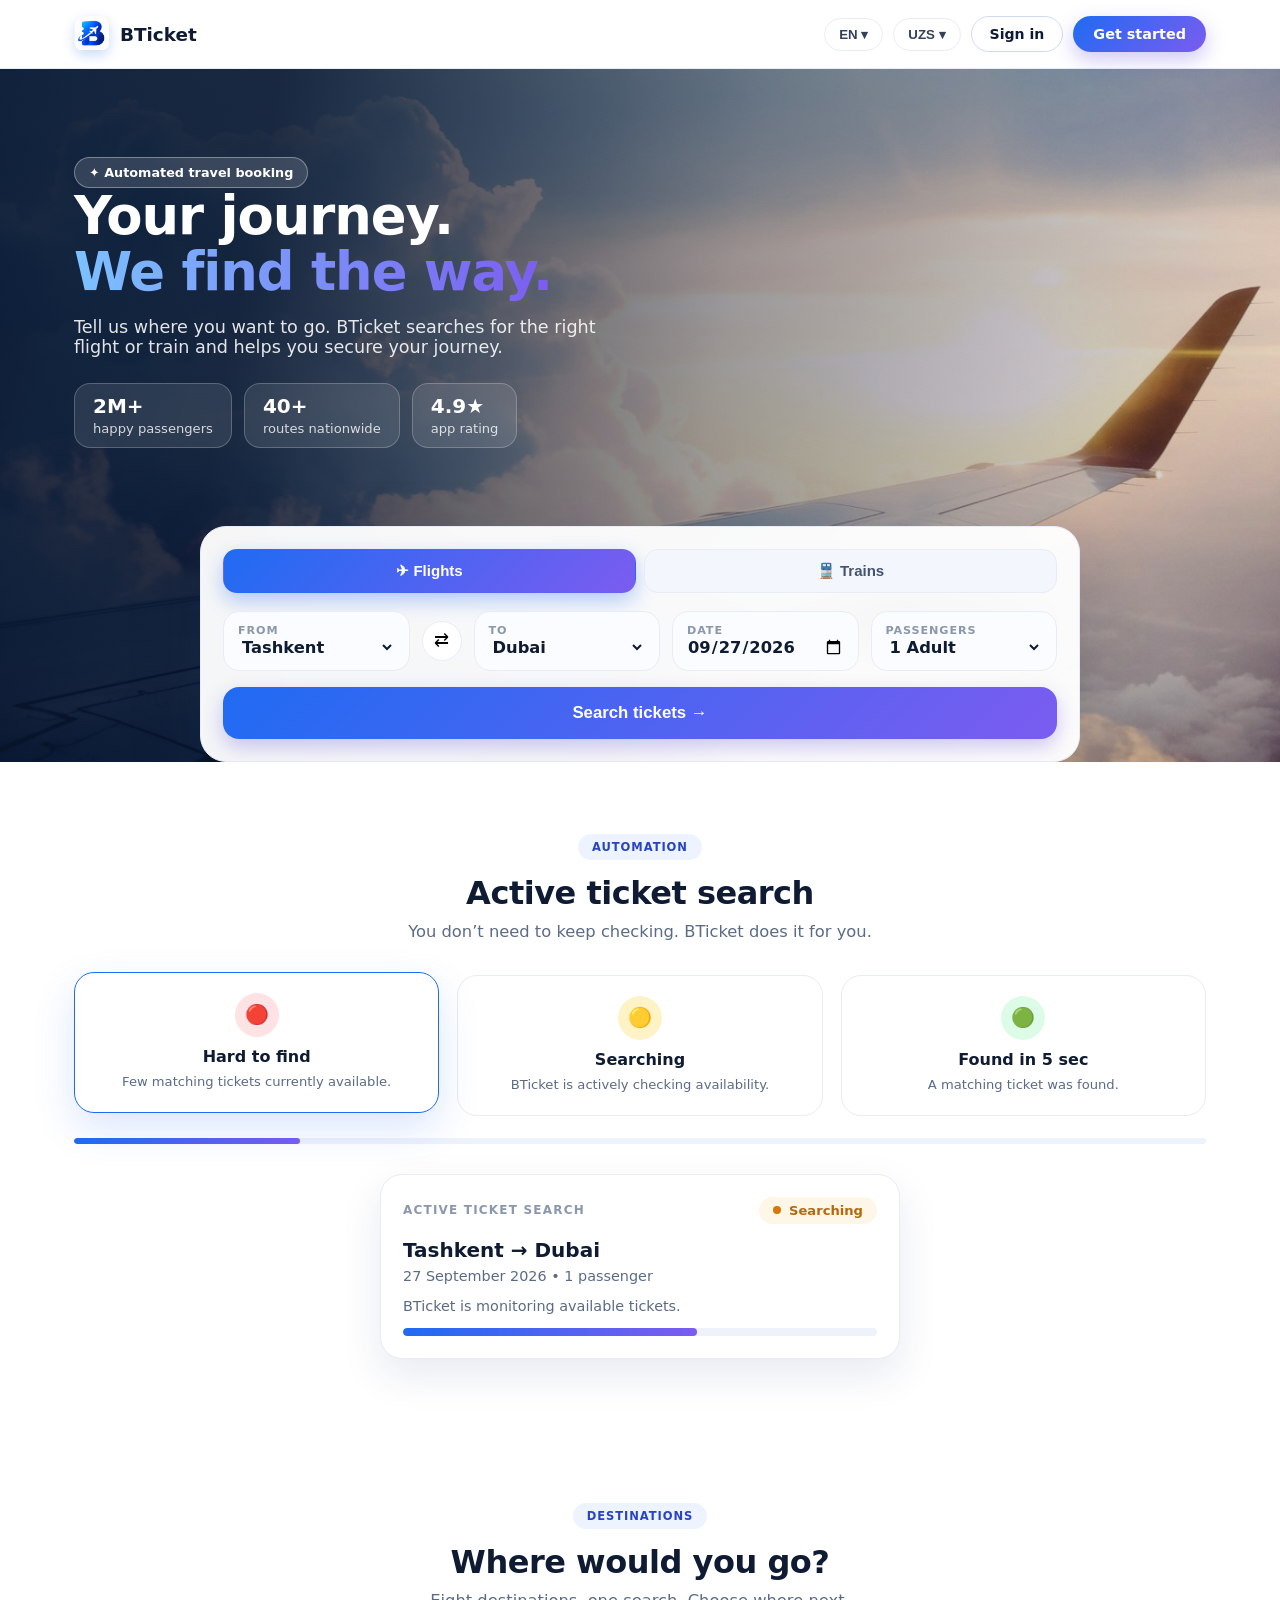
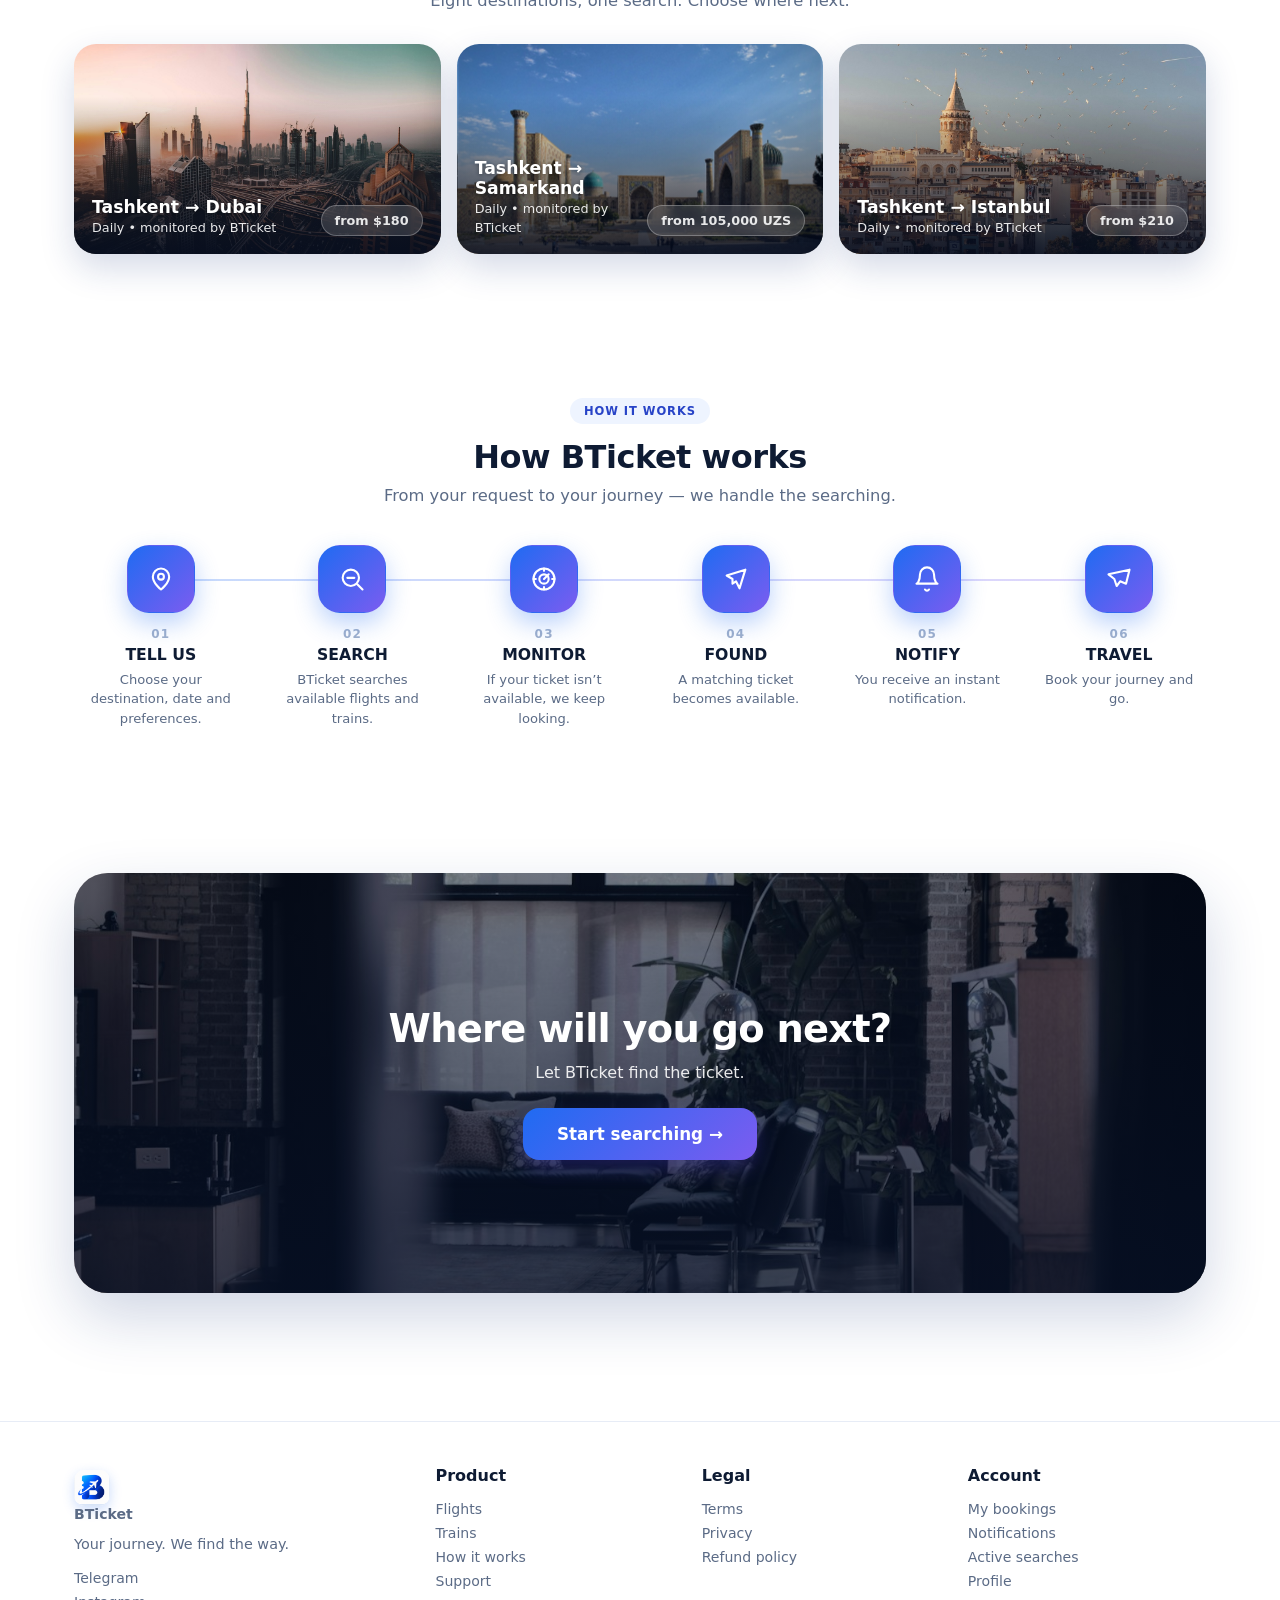
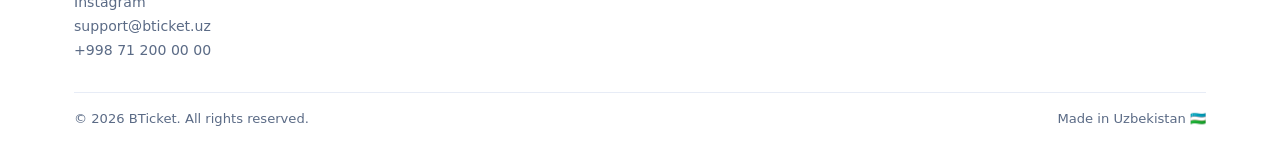
<file: index.html>
<!DOCTYPE html>
<html lang="en">
<head>
<meta charset="UTF-8" />
<meta name="viewport" content="width=device-width, initial-scale=1.0" />
<title>BTicket — Your journey. We find the way.</title>
<script>
(function(){
  var d = location.pathname.split('/').filter(Boolean);
  var last = d[d.length - 1] || '';
  var dirs = ['flights','trains','active-searches','my-bookings','notifications','how-it-works','support','profile','register','login'];
  if (last && (/\.[a-z]+$/i.test(last) || dirs.indexOf(last) !== -1)) d.pop();
  var root = '/' + d.join('/') + (d.length ? '/' : '');
  window.BT_ROOT = root;
  document.write('<base href="' + root + '">');
  document.write('<link rel="icon" type="image/png" href="' + root + 'assets/img/favicon.png" />');
  document.write('<link rel="stylesheet" href="' + root + 'assets/css/style.css" />');
})();
</script>
</head>
<body>

<nav class="nav"><div class="container nav-in">
<a class="logo" href="./"><img class="logo-mark" src="assets/img/logo-mark.png" alt="BTicket" />BTicket</a>
<div class="links" id="navLinksGuest"></div>
<div class="links" id="navLinksAuthed" style="display:none"><a href="flights/" class="active">Flights</a><a href="trains/">Trains</a><a href="how-it-works/">How it works</a><a href="my-bookings/">My bookings</a><a href="active-searches/">Active searches</a><a href="notifications/">Notifications</a></div>
<div class="nav-right" id="navGuest">
<button class="pill" type="button">EN ▾</button>
<button class="pill" type="button">UZS ▾</button>
<a class="btn-outline" style="text-decoration:none;display:inline-block" href="login/">Sign in</a>
<a class="btn-cta" style="text-decoration:none;display:inline-block" href="register/">Get started</a>
</div>
<div class="nav-right" id="navAuthed" style="display:none">
<a class="pill" style="text-decoration:none" href="profile/">👤 <span id="navName">Profile</span></a>
<button class="pill" type="button">EN ▾</button>
<button class="pill" type="button">UZS ▾</button>
<button class="btn-outline" type="button" onclick="btOut()">Sign out</button>
</div>
</div></nav>

<header class="mast">
<div class="mast-photo" style="background-image:url(assets/img/airplane.jpg)"></div>
<div class="mast-fade"></div>
<div class="container">
<div class="mast-in">
<span class="hero-badge">✦ Automated travel booking</span>
<h1>Your journey.<br><span class="grad">We find the way.</span></h1>
<p class="sub">Tell us where you want to go. BTicket searches for the right flight or train and helps you secure your journey.</p>
<div class="mast-stats">
<div><b>2M+</b><span>happy passengers</span></div>
<div><b>40+</b><span>routes nationwide</span></div>
<div><b>4.9★</b><span>app rating</span></div>
</div>
</div>
<div class="booking" id="booking">
<div class="book-card" id="homeBookCard">
<div class="tabs">
<button class="tab active" type="button" data-mode="flights">✈ Flights</button>
<button class="tab" type="button" data-mode="trains">🚆 Trains</button>
</div>
<div class="panel active" id="hp-flights">
<div class="fields">
<div class="field"><small>FROM</small><select id="hf-from"><option>Tashkent</option><option>Samarkand</option><option>Bukhara</option><option>Khiva</option></select></div>
<button class="swap" data-swap="f" type="button">⇄</button>
<div class="field"><small>TO</small><select id="hf-to"><option value="Dubai" selected>Dubai</option><option>Istanbul</option><option>Seoul</option><option>London</option></select></div>
<div class="field"><small>DATE</small><input id="hf-date" type="date" value="2026-09-27" /></div>
<div class="field"><small>PASSENGERS</small><select id="hf-pax"><option>1 Adult</option><option>2 Adults</option><option>3 Adults</option></select></div>
</div>
<button class="btn-cta lg" style="width:100%;margin-top:16px" type="button" data-go="flights">Search tickets →</button>
</div>
<div class="panel" id="hp-trains">
<div class="fields">
<div class="field"><small>FROM</small><select id="ht-from"><option selected>Tashkent</option><option>Samarkand</option><option>Bukhara</option><option>Khiva</option></select></div>
<button class="swap" data-swap="t" type="button">⇄</button>
<div class="field"><small>TO</small><select id="ht-to"><option>Tashkent</option><option selected>Samarkand</option><option>Bukhara</option><option>Khiva</option></select></div>
<div class="field"><small>DATE</small><input id="ht-date" type="date" value="2026-09-27" /></div>
<div class="field"><small>PASSENGERS</small><select id="ht-pax"><option>1 Adult</option><option>2 Adults</option><option>3 Adults</option></select></div>
</div>
<button class="btn-cta lg" style="width:100%;margin-top:16px" type="button" data-go="trains">Search tickets →</button>
</div>
</div>
</div>
</div>
</header>

<main class="container">
<section class="section" id="active-search">
<div class="sec-head"><span class="eye">AUTOMATION</span><h2>Active ticket search</h2><p>You don’t need to keep checking. BTicket does it for you.</p></div>
<div class="st3" id="statusBar">
<div class="st3c on" data-st="hard"><div class="dot red">🔴</div><b>Hard to find</b><p>Few matching tickets currently available.</p></div>
<div class="st3c" data-st="search"><div class="dot amber">🟡</div><b>Searching</b><p>BTicket is actively checking availability.</p></div>
<div class="st3c" data-st="found"><div class="dot green">🟢</div><b>Found in 5 sec</b><p>A matching ticket was found.</p></div>
</div>
<div class="anim-bar"><i></i></div>
<div class="search-card" style="max-width:520px;margin:30px auto 0" id="liveSearch">
<div style="display:flex;justify-content:space-between;align-items:center">
<b style="font-size:.75rem;letter-spacing:.1em;color:#8a97ad">ACTIVE TICKET SEARCH</b>
<span class="status amber" id="liveStatus"><span class="p-dot"></span>Searching</span>
</div>
<div class="route" style="margin-top:14px">Tashkent → Dubai</div>
<div class="meta2">27 September 2026 • 1 passenger</div>
<div style="color:var(--mut);font-size:.9rem" id="liveNote">BTicket is monitoring available tickets.</div>
<div class="progress" style="margin-top:14px"><i style="animation-duration:1.6s"></i></div>
</div>
</section>

<section class="section" id="destinations">
<div class="sec-head"><span class="eye">DESTINATIONS</span><h2>Where would you go?</h2><p>Eight destinations, one search. Choose where next.</p></div>
<div class="dest-grid six">
<div class="dest photo" style="background-image:url(assets/img/dubai.jpg)"><div class="tint"></div><div class="info"><div><b>Dubai</b><span>United Arab Emirates</span></div><span class="go">→</span></div></div><div class="dest photo" style="background-image:url(assets/img/istanbul.jpg)"><div class="tint"></div><div class="info"><div><b>Istanbul</b><span>Turkey</span></div><span class="go">→</span></div></div><div class="dest photo" style="background-image:url(assets/img/seoul.jpg)"><div class="tint"></div><div class="info"><div><b>Seoul</b><span>South Korea</span></div><span class="go">→</span></div></div><div class="dest photo" style="background-image:url(assets/img/london.jpg)"><div class="tint"></div><div class="info"><div><b>London</b><span>United Kingdom</span></div><span class="go">→</span></div></div><div class="dest photo" style="background-image:url(assets/img/samarkand.jpg)"><div class="tint"></div><div class="info"><div><b>Samarkand</b><span>Uzbekistan</span></div><span class="go">→</span></div></div><div class="dest photo" style="background-image:url(assets/img/bukhara.jpg)"><div class="tint"></div><div class="info"><div><b>Bukhara</b><span>Uzbekistan</span></div><span class="go">→</span></div></div><div class="dest photo" style="background-image:url(assets/img/khiva.jpg)"><div class="tint"></div><div class="info"><div><b>Khiva</b><span>Uzbekistan</span></div><span class="go">→</span></div></div><div class="dest photo" style="background-image:url(assets/img/tashkent.jpg)"><div class="tint"></div><div class="info"><div><b>Tashkent</b><span>Uzbekistan</span></div><span class="go">→</span></div></div>
</div>
<div class="route-strip">
<div class="route-card"><div class="ph" style="background-image:url(assets/img/dubai.jpg)"></div><div class="ov"></div><div class="rc"><div><b>Tashkent → Dubai</b><span>Daily • monitored by BTicket</span></div><span class="pr">from $180</span></div></div><div class="route-card"><div class="ph" style="background-image:url(assets/img/samarkand.jpg)"></div><div class="ov"></div><div class="rc"><div><b>Tashkent → Samarkand</b><span>Daily • monitored by BTicket</span></div><span class="pr">from 105,000 UZS</span></div></div><div class="route-card"><div class="ph" style="background-image:url(assets/img/istanbul.jpg)"></div><div class="ov"></div><div class="rc"><div><b>Tashkent → Istanbul</b><span>Daily • monitored by BTicket</span></div><span class="pr">from $210</span></div></div>
</div>
</section>

<section class="section" id="how">
<div class="sec-head"><span class="eye">HOW IT WORKS</span><h2>How BTicket works</h2><p>From your request to your journey — we handle the searching.</p></div>
<div class="steps"><div class="step on"><div class="si"><svg viewBox="0 0 24 24"><path d="M12 21s-7-5.5-7-11a7 7 0 0 1 14 0c0 5.5-7 11-7 11z"/><circle cx="12" cy="10" r="2.5"/></svg></div><div class="sn">01</div><div class="sname">TELL US</div><p>Choose your destination, date and preferences.</p></div><div class="step on"><div class="si"><svg viewBox="0 0 24 24"><circle cx="11" cy="11" r="7"/><path d="M21 21l-4.5-4.5"/><path d="M8 11l6 0"/></svg></div><div class="sn">02</div><div class="sname">SEARCH</div><p>BTicket searches available flights and trains.</p></div><div class="step on"><div class="si"><svg viewBox="0 0 24 24"><circle cx="12" cy="12" r="9"/><circle cx="12" cy="12" r="4"/><path d="M12 3v2M12 19v2M3 12h2M19 12h2"/><path d="M12 12l4-4"/></svg></div><div class="sn">03</div><div class="sname">MONITOR</div><p>If your ticket isn’t available, we keep looking.</p></div><div class="step on"><div class="si"><svg viewBox="0 0 24 24"><path d="M4 9l16-5-5 16-3-6-3 2v-4z"/></svg></div><div class="sn">04</div><div class="sname">FOUND</div><p>A matching ticket becomes available.</p></div><div class="step on"><div class="si"><svg viewBox="0 0 24 24"><path d="M18 8a6 6 0 0 0-12 0c0 7-3 8-3 8h18s-3-1-3-8"/><path d="M10.3 21a2 2 0 0 0 3.4 0"/></svg></div><div class="sn">05</div><div class="sname">NOTIFY</div><p>You receive an instant notification.</p></div><div class="step on"><div class="si"><svg viewBox="0 0 24 24"><path d="M3 8l18-4-3 12-5-2-3 4-2-6z"/></svg></div><div class="sn">06</div><div class="sname">TRAVEL</div><p>Book your journey and go.</p></div></div>
</section>

<section class="section" style="padding-bottom:72px">
<div class="final-photo">
<div class="ph" style="background-image:url(assets/img/train.jpg)"></div>
<div class="ov"></div>
<div class="fc">
<h2>Where will you go next?</h2>
<p>Let BTicket find the ticket.</p>
<a class="btn-cta lg" style="text-decoration:none;display:inline-block" href="flights/" id="finalStart">Start searching →</a>
</div>
</div>
</section>
</main>

<script>
document.querySelectorAll(".tab[data-mode]").forEach(t => t.addEventListener("click", () => {
  document.querySelectorAll(".tab[data-mode]").forEach(x => x.classList.remove("active"));
  document.querySelectorAll("[id^=hp-]").forEach(x => x.classList.remove("active"));
  t.classList.add("active"); document.getElementById("hp-" + t.dataset.mode).classList.add("active");
}));
document.querySelectorAll("[data-swap]").forEach(b => b.addEventListener("click", () => {
  const pfx = b.dataset.swap, a = document.getElementById("h"+pfx+"-from"), t = document.getElementById("h"+pfx+"-to");
  const v = a.value; a.value = t.value; t.value = v;
}));
document.querySelectorAll("[data-go]").forEach(b => b.addEventListener("click", () => {
  const m = b.dataset.go, f = m === "flights" ? "f" : "t";
  const from = document.getElementById("h"+f+"-from").value, to = document.getElementById("h"+f+"-to").value;
  const date = document.getElementById("h"+f+"-date").value, pax = document.getElementById("h"+f+"-pax").value;
  const url = window.BT_ROOT + m + "/?from=" + encodeURIComponent(from) + "&to=" + encodeURIComponent(to) + "&date=" + date + "&pax=" + encodeURIComponent(pax);
  if (!btAuthed()) { btGate(url); return; }
  location.href = url;
}));
(function(){
  const fs = document.getElementById("finalStart");
  if (fs) fs.addEventListener("click", e => {
    if (!btAuthed()) { e.preventDefault(); btGate(window.BT_ROOT + "flights/"); }
  });
})();
const states = [
  {cl:"hard", label:"Hard to find", note:"BTicket is monitoring available tickets."},
  {cl:"search", label:"Searching", note:"BTicket is actively checking availability."},
  {cl:"found", label:"Found in 5 sec", note:"A matching ticket was found. Check your notifications."},
];
let si = 0;
setInterval(() => {
  si = (si + 1) % 3;
  const s = states[si];
  document.querySelectorAll(".st3 .st3c").forEach(c => c.classList.toggle("on", c.dataset.st === s.cl));
  const st = document.getElementById("liveStatus");
  st.className = "status " + (s.cl==="found" ? "green" : (s.cl==="search" ? "amber" : ""));
  st.innerHTML = '<span class="p-dot"></span>' + s.label;
  document.getElementById("liveNote").textContent = s.note;
}, 3200);
</script>

<footer><div class="container">
<div class="foot-cols">
<div>
<a class="logo" href="./"><img class="logo-mark" src="assets/img/logo-mark.png" alt="BTicket" />BTicket</a>
<p style="color:var(--mut);font-size:.9rem;margin-top:10px">Your journey. We find the way.</p>
<div style="margin-top:14px">
<a href="#">Telegram</a><a href="#">Instagram</a><a href="#">support@bticket.uz</a><a href="#">+998 71 200 00 00</a>
</div>
</div>
<div><div class="fc-t">Product</div><a href="flights/">Flights</a><a href="trains/">Trains</a><a href="how-it-works/">How it works</a><a href="support/">Support</a></div>
<div><div class="fc-t">Legal</div><a href="support/">Terms</a><a href="support/">Privacy</a><a href="support/">Refund policy</a></div>
<div><div class="fc-t">Account</div><a href="my-bookings/">My bookings</a><a href="notifications/">Notifications</a><a href="active-searches/">Active searches</a><a href="profile/">Profile</a></div>
</div>
<div class="foot-bottom"><span>© 2026 BTicket. All rights reserved.</span><span>Made in Uzbekistan 🇺🇿</span></div>
</div></footer>
<script>
function btUser(){ try { return JSON.parse(localStorage.getItem('bticket_user') || 'null'); } catch(e){ return null; } }
function btAuthed(){ return !!localStorage.getItem('bticket_user'); }
function btSave(u){ localStorage.setItem('bticket_user', JSON.stringify(u)); }
function btOut(){ localStorage.removeItem('bticket_user'); location.href = window.BT_ROOT; }
function btGate(target){
  sessionStorage.setItem('bticket_return', target || location.href);
  location.href = window.BT_ROOT + 'register/';
}
(function(){
  var u = btUser();
  var g = document.getElementById('navGuest'), a = document.getElementById('navAuthed');
  var gl = document.getElementById('navLinksGuest'), al = document.getElementById('navLinksAuthed');
  if (g && a){ g.style.display = u ? 'none' : ''; a.style.display = u ? '' : 'none'; }
  if (gl && al){ al.style.display = u ? '' : 'none'; }
  if (u){ var n = document.getElementById('navName'); if (n) n.textContent = (u.first || 'Profile'); }
  var guard = document.getElementById('authGuard');
  if (guard && !u){
    sessionStorage.setItem('bticket_return', location.href);
    location.href = window.BT_ROOT + 'login/';
  }
})();
</script>
</body>
</html>
</file>
